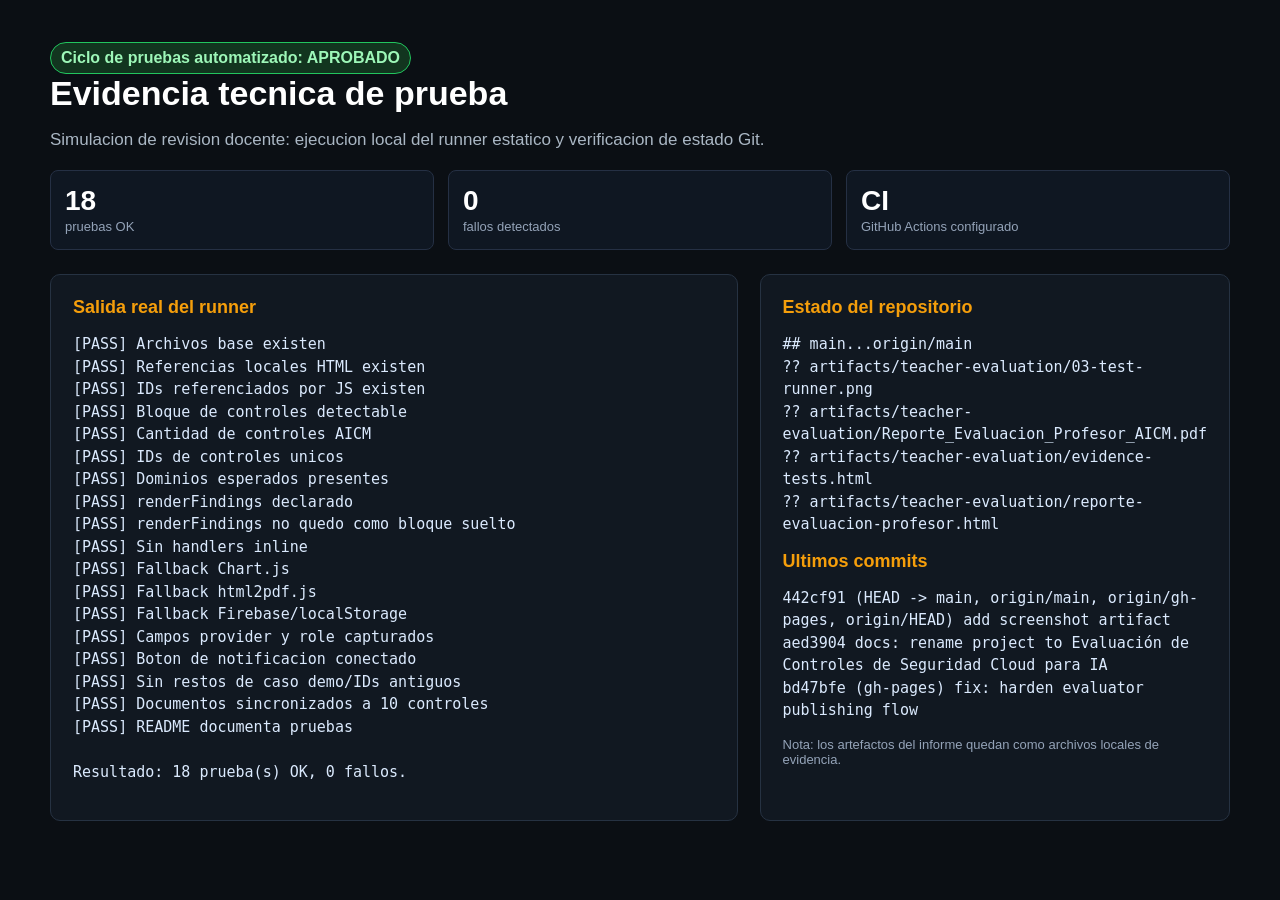
<file: artifacts/teacher-evaluation/evidence-tests.html>
<!doctype html><html lang="es"><head><meta charset="utf-8"><style>
body{margin:0;background:#0b0f14;color:#e5edf6;font-family:Segoe UI,Arial,sans-serif;padding:42px}.wrap{max-width:1180px;margin:auto}h1{font-size:34px;margin:0 0 8px;color:#fff}p{color:#aab7c4;font-size:17px}.grid{display:grid;grid-template-columns:1.35fr .8fr;gap:22px;margin-top:24px}.card{background:#111821;border:1px solid #263242;border-radius:10px;padding:22px}h2{font-size:18px;margin:0 0 14px;color:#f59e0b}.terminal{white-space:pre-wrap;font:15px Consolas,monospace;line-height:1.5;color:#dbeafe}.badge{display:inline-block;background:#12351f;color:#9df7b8;border:1px solid #22c55e;padding:6px 10px;border-radius:999px;font-weight:700}.small{font-size:13px;color:#94a3b8}.kpi{display:grid;grid-template-columns:repeat(3,1fr);gap:14px;margin-top:20px}.kpi div{background:#0f1722;border:1px solid #253044;border-radius:8px;padding:14px}.kpi strong{display:block;font-size:28px;color:#fff}.kpi span{color:#94a3b8;font-size:13px}</style></head><body><div class="wrap">
<span class="badge">Ciclo de pruebas automatizado: APROBADO</span><h1>Evidencia tecnica de prueba</h1><p>Simulacion de revision docente: ejecucion local del runner estatico y verificacion de estado Git.</p>
<div class="kpi"><div><strong>18</strong><span>pruebas OK</span></div><div><strong>0</strong><span>fallos detectados</span></div><div><strong>CI</strong><span>GitHub Actions configurado</span></div></div>
<div class="grid"><section class="card"><h2>Salida real del runner</h2><pre class="terminal">[PASS] Archivos base existen
[PASS] Referencias locales HTML existen
[PASS] IDs referenciados por JS existen
[PASS] Bloque de controles detectable
[PASS] Cantidad de controles AICM
[PASS] IDs de controles unicos
[PASS] Dominios esperados presentes
[PASS] renderFindings declarado
[PASS] renderFindings no quedo como bloque suelto
[PASS] Sin handlers inline
[PASS] Fallback Chart.js
[PASS] Fallback html2pdf.js
[PASS] Fallback Firebase/localStorage
[PASS] Campos provider y role capturados
[PASS] Boton de notificacion conectado
[PASS] Sin restos de caso demo/IDs antiguos
[PASS] Documentos sincronizados a 10 controles
[PASS] README documenta pruebas

Resultado: 18 prueba(s) OK, 0 fallos.
</pre></section><aside class="card"><h2>Estado del repositorio</h2><pre class="terminal">## main...origin/main
?? artifacts/teacher-evaluation/03-test-runner.png
?? artifacts/teacher-evaluation/Reporte_Evaluacion_Profesor_AICM.pdf
?? artifacts/teacher-evaluation/evidence-tests.html
?? artifacts/teacher-evaluation/reporte-evaluacion-profesor.html
</pre><h2>Ultimos commits</h2><pre class="terminal">442cf91 (HEAD -&gt; main, origin/main, origin/gh-pages, origin/HEAD) add screenshot artifact
aed3904 docs: rename project to Evaluaci&#243;n de Controles de Seguridad Cloud para IA
bd47bfe (gh-pages) fix: harden evaluator publishing flow
</pre><p class="small">Nota: los artefactos del informe quedan como archivos locales de evidencia.</p></aside></div>
</div></body></html>
</file>
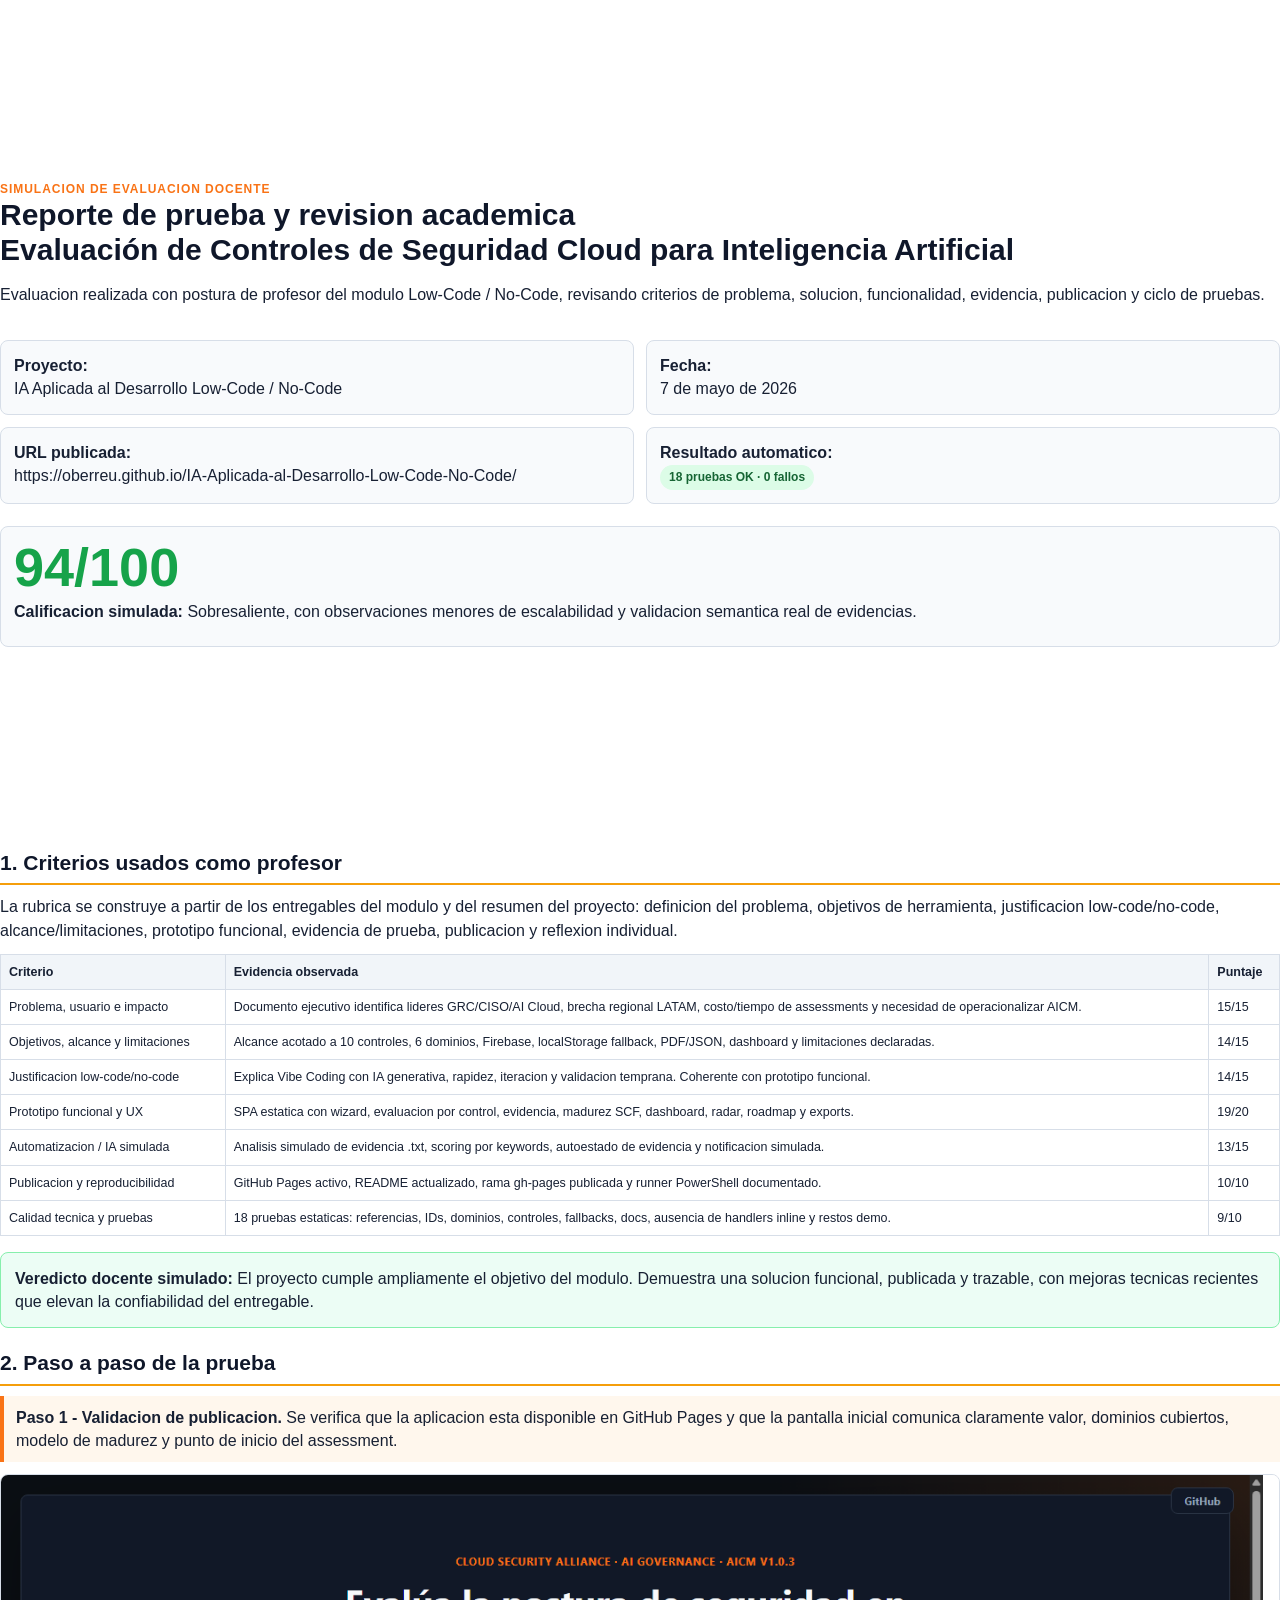
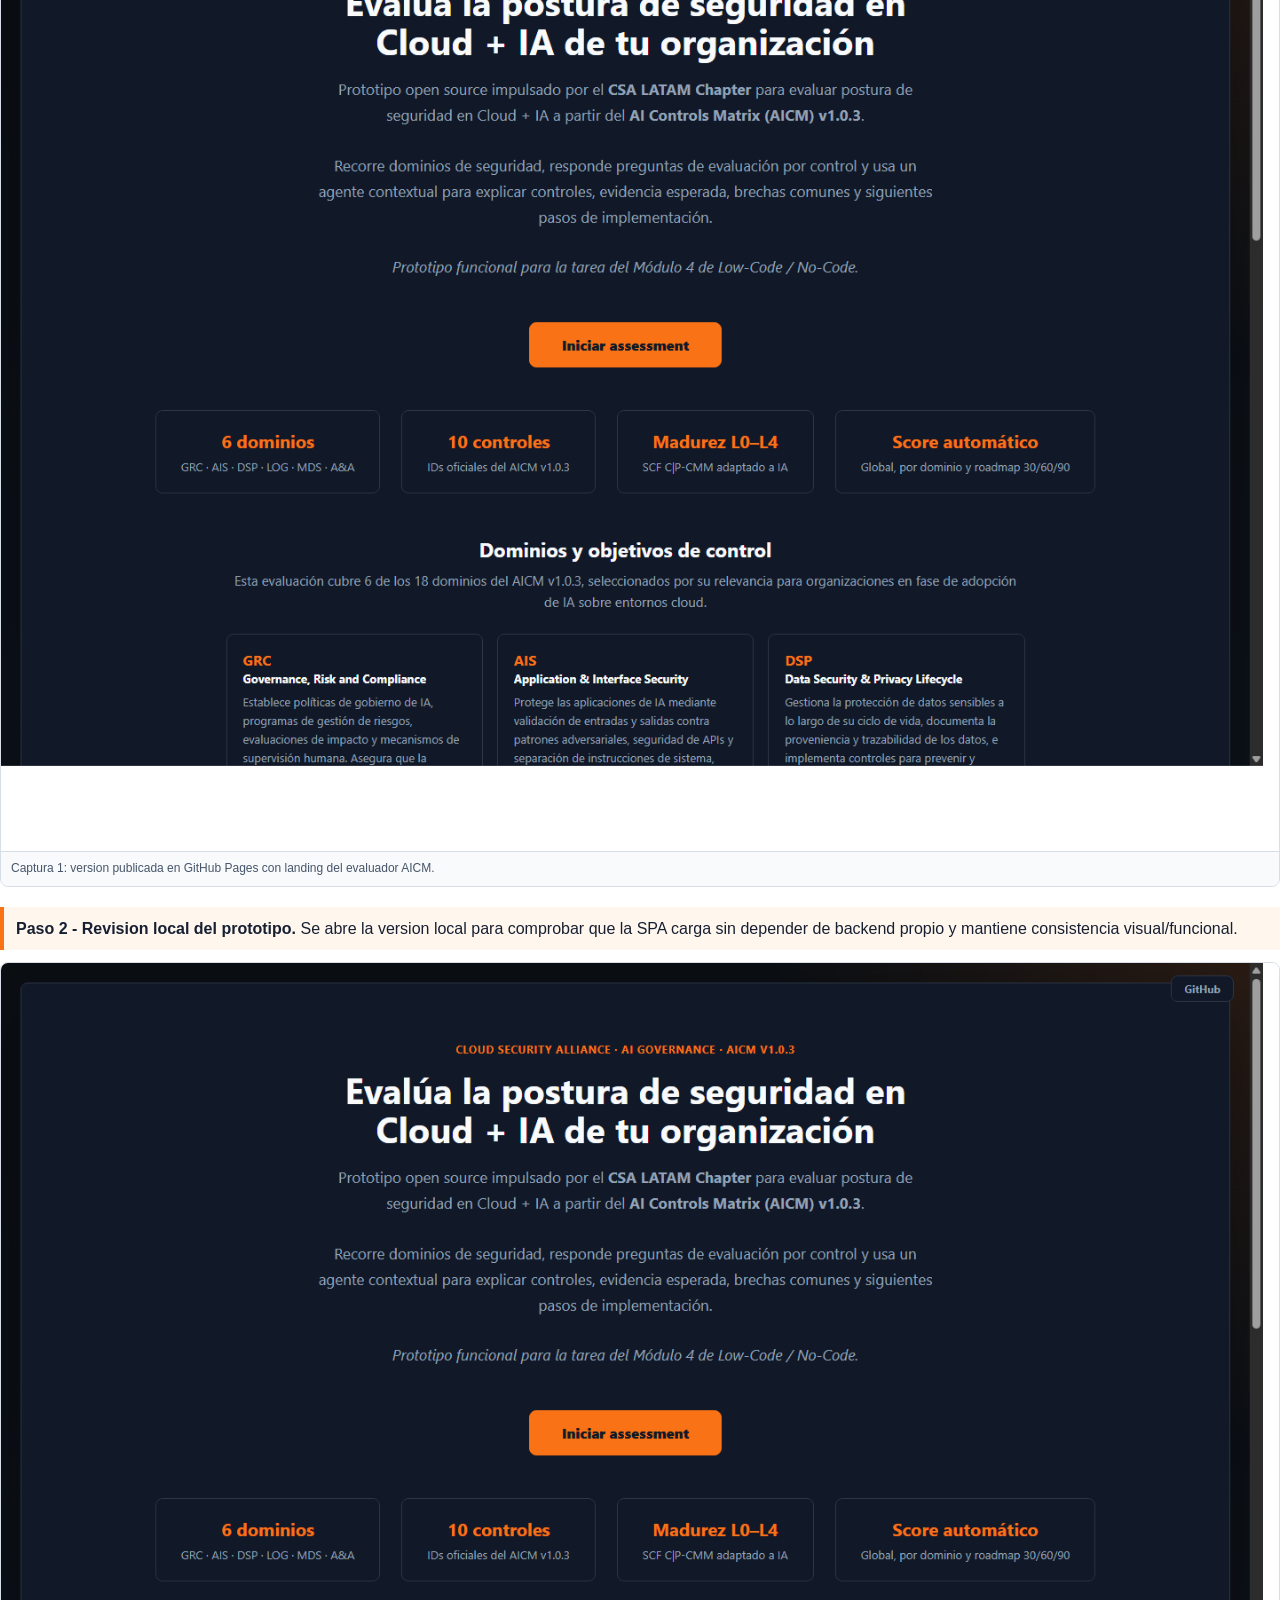
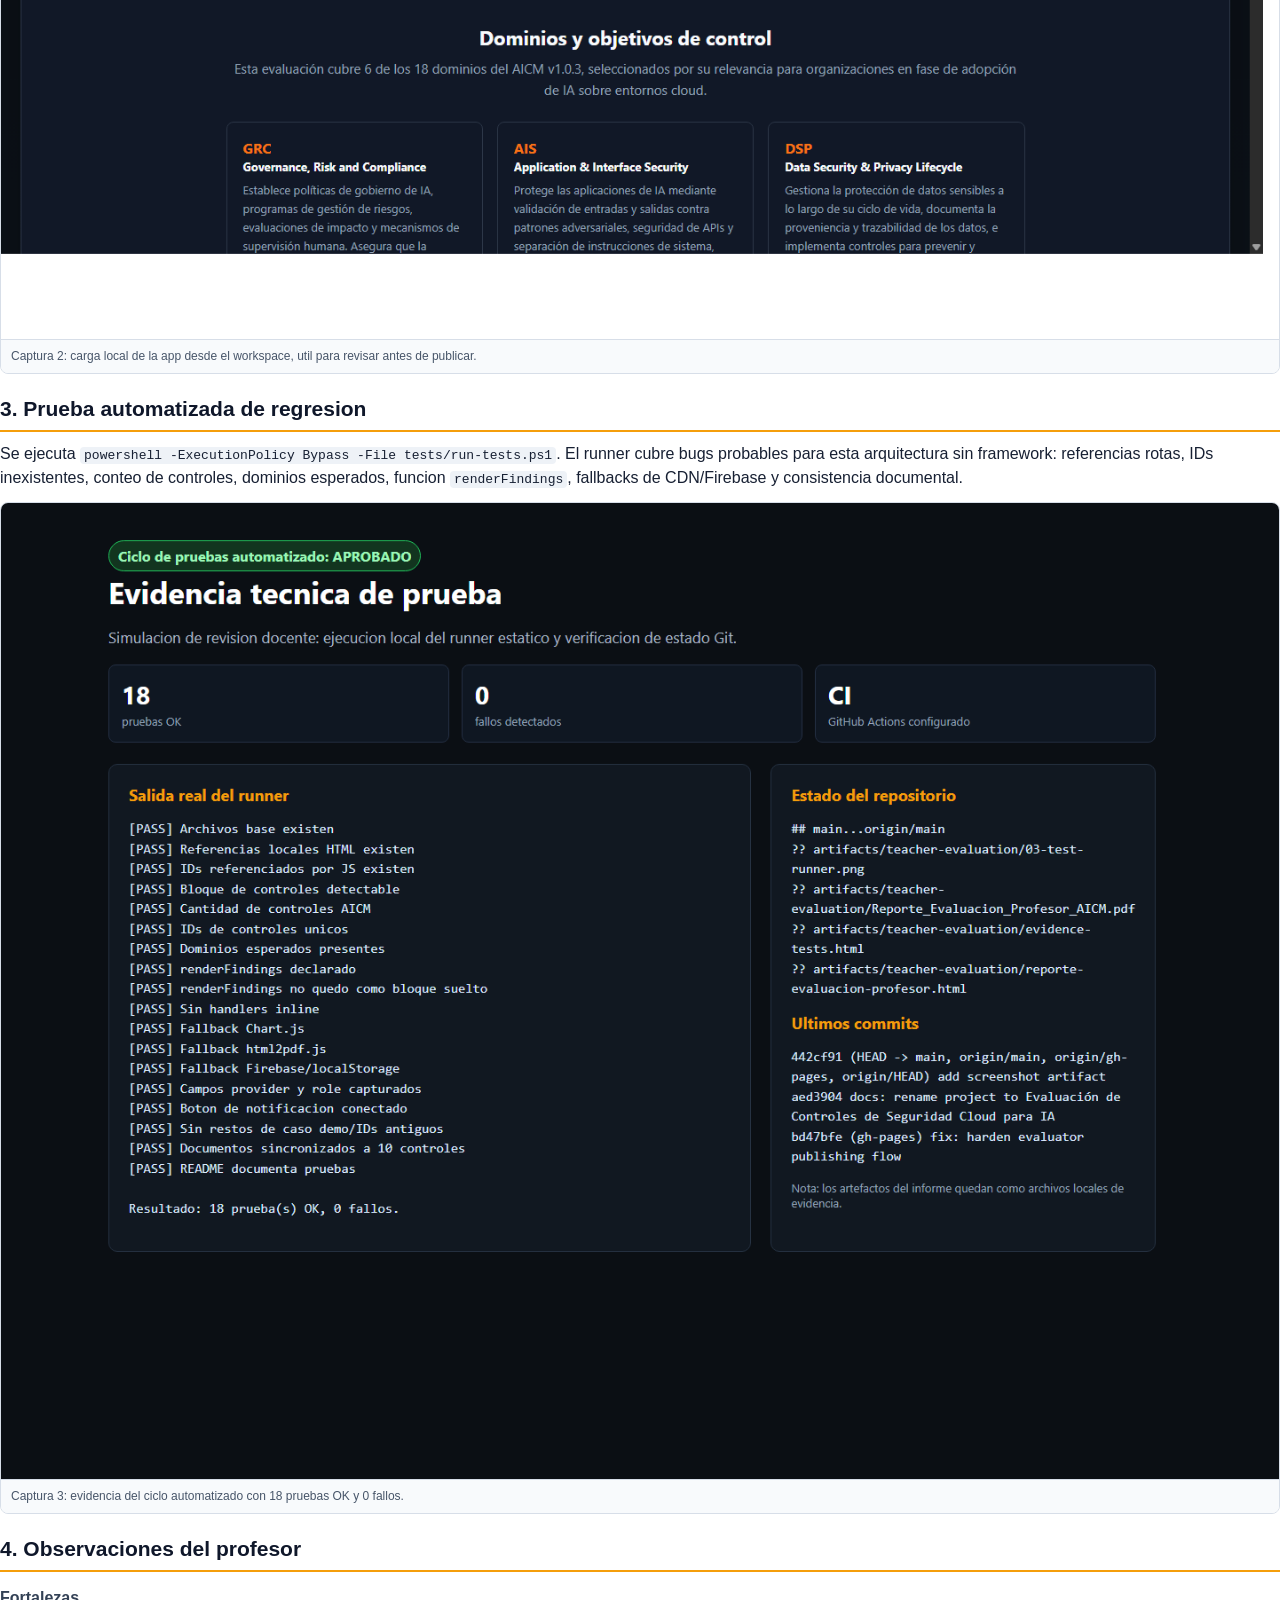
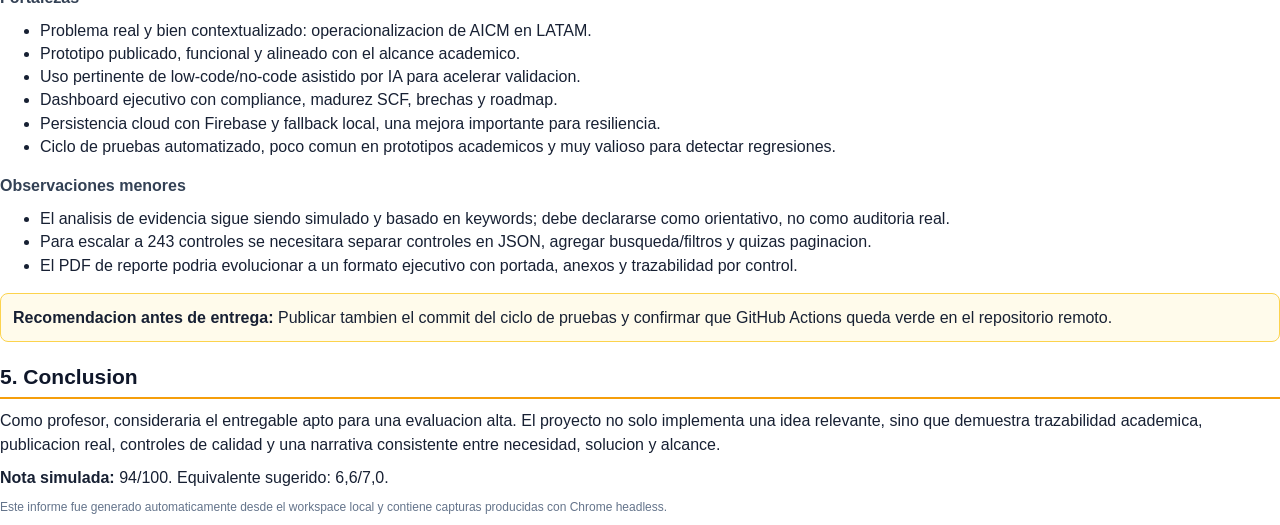
<file: artifacts/teacher-evaluation/reporte-evaluacion-profesor.html>
<!doctype html>
<html lang="es">
<head>
  <meta charset="utf-8">
  <title>Reporte de Evaluacion Docente Simulada - Evaluación de Controles de Seguridad Cloud para Inteligencia Artificial</title>
  <style>
    @page { size: A4; margin: 15mm; }
    * { box-sizing: border-box; }
    body { font-family: "Segoe UI", Arial, sans-serif; color: #172033; margin: 0; line-height: 1.45; }
    h1, h2, h3 { margin: 0 0 10px; color: #0f172a; }
    h1 { font-size: 30px; line-height: 1.15; }
    h2 { font-size: 21px; margin-top: 20px; border-bottom: 2px solid #f59e0b; padding-bottom: 5px; }
    h3 { font-size: 16px; color: #334155; margin-top: 14px; }
    p { margin: 6px 0 10px; }
    .cover { min-height: 92vh; display: flex; flex-direction: column; justify-content: center; }
    .eyebrow { color: #f97316; text-transform: uppercase; font-size: 12px; letter-spacing: .08em; font-weight: 700; }
    .meta { margin-top: 24px; display: grid; grid-template-columns: 1fr 1fr; gap: 12px; }
    .box { border: 1px solid #d7dee8; border-radius: 8px; padding: 13px; background: #f8fafc; }
    .score { font-size: 54px; color: #16a34a; font-weight: 800; line-height: 1; }
    .tag { display: inline-block; padding: 4px 9px; border-radius: 999px; background: #dcfce7; color: #166534; font-size: 12px; font-weight: 700; }
    table { width: 100%; border-collapse: collapse; margin: 12px 0 16px; font-size: 12.5px; }
    th, td { border: 1px solid #d7dee8; padding: 8px; vertical-align: top; }
    th { background: #f1f5f9; text-align: left; }
    .page-break { page-break-before: always; }
    .step { border-left: 4px solid #f97316; padding: 10px 12px; background: #fff7ed; margin: 10px 0; }
    .shot { margin: 12px 0 20px; border: 1px solid #d7dee8; border-radius: 8px; overflow: hidden; page-break-inside: avoid; }
    .shot img { width: 100%; display: block; }
    .caption { padding: 8px 10px; font-size: 12px; color: #475569; background: #f8fafc; border-top: 1px solid #d7dee8; }
    .verdict { background: #ecfdf5; border: 1px solid #86efac; padding: 14px; border-radius: 8px; }
    .warn { background: #fffbeb; border: 1px solid #fcd34d; padding: 12px; border-radius: 8px; }
    ul { margin-top: 6px; }
    code { background: #eef2f7; padding: 1px 4px; border-radius: 4px; }
    .small { font-size: 12px; color: #64748b; }
  </style>
</head>
<body>
  <section class="cover">
    <div class="eyebrow">Simulacion de evaluacion docente</div>
    <h1>Reporte de prueba y revision academica<br>Evaluación de Controles de Seguridad Cloud para Inteligencia Artificial</h1>
    <p>Evaluacion realizada con postura de profesor del modulo Low-Code / No-Code, revisando criterios de problema, solucion, funcionalidad, evidencia, publicacion y ciclo de pruebas.</p>
    <div class="meta">
      <div class="box"><strong>Proyecto:</strong><br>IA Aplicada al Desarrollo Low-Code / No-Code</div>
      <div class="box"><strong>Fecha:</strong><br>7 de mayo de 2026</div>
      <div class="box"><strong>URL publicada:</strong><br>https://oberreu.github.io/IA-Aplicada-al-Desarrollo-Low-Code-No-Code/</div>
      <div class="box"><strong>Resultado automatico:</strong><br><span class="tag">18 pruebas OK · 0 fallos</span></div>
    </div>
    <div class="box" style="margin-top:22px">
      <div class="score">94/100</div>
      <p><strong>Calificacion simulada:</strong> Sobresaliente, con observaciones menores de escalabilidad y validacion semantica real de evidencias.</p>
    </div>
  </section>

  <section class="page-break">
    <h2>1. Criterios usados como profesor</h2>
    <p>La rubrica se construye a partir de los entregables del modulo y del resumen del proyecto: definicion del problema, objetivos de herramienta, justificacion low-code/no-code, alcance/limitaciones, prototipo funcional, evidencia de prueba, publicacion y reflexion individual.</p>
    <table>
      <tr><th>Criterio</th><th>Evidencia observada</th><th>Puntaje</th></tr>
      <tr><td>Problema, usuario e impacto</td><td>Documento ejecutivo identifica lideres GRC/CISO/AI Cloud, brecha regional LATAM, costo/tiempo de assessments y necesidad de operacionalizar AICM.</td><td>15/15</td></tr>
      <tr><td>Objetivos, alcance y limitaciones</td><td>Alcance acotado a 10 controles, 6 dominios, Firebase, localStorage fallback, PDF/JSON, dashboard y limitaciones declaradas.</td><td>14/15</td></tr>
      <tr><td>Justificacion low-code/no-code</td><td>Explica Vibe Coding con IA generativa, rapidez, iteracion y validacion temprana. Coherente con prototipo funcional.</td><td>14/15</td></tr>
      <tr><td>Prototipo funcional y UX</td><td>SPA estatica con wizard, evaluacion por control, evidencia, madurez SCF, dashboard, radar, roadmap y exports.</td><td>19/20</td></tr>
      <tr><td>Automatizacion / IA simulada</td><td>Analisis simulado de evidencia .txt, scoring por keywords, autoestado de evidencia y notificacion simulada.</td><td>13/15</td></tr>
      <tr><td>Publicacion y reproducibilidad</td><td>GitHub Pages activo, README actualizado, rama gh-pages publicada y runner PowerShell documentado.</td><td>10/10</td></tr>
      <tr><td>Calidad tecnica y pruebas</td><td>18 pruebas estaticas: referencias, IDs, dominios, controles, fallbacks, docs, ausencia de handlers inline y restos demo.</td><td>9/10</td></tr>
    </table>
    <div class="verdict"><strong>Veredicto docente simulado:</strong> El proyecto cumple ampliamente el objetivo del modulo. Demuestra una solucion funcional, publicada y trazable, con mejoras tecnicas recientes que elevan la confiabilidad del entregable.</div>
  </section>

  <section class="page-break">
    <h2>2. Paso a paso de la prueba</h2>
    <div class="step"><strong>Paso 1 - Validacion de publicacion.</strong> Se verifica que la aplicacion esta disponible en GitHub Pages y que la pantalla inicial comunica claramente valor, dominios cubiertos, modelo de madurez y punto de inicio del assessment.</div>
    <div class="shot"><img src="02-published-page.png"><div class="caption">Captura 1: version publicada en GitHub Pages con landing del evaluador AICM.</div></div>

    <div class="step"><strong>Paso 2 - Revision local del prototipo.</strong> Se abre la version local para comprobar que la SPA carga sin depender de backend propio y mantiene consistencia visual/funcional.</div>
    <div class="shot"><img src="01-app-landing.png"><div class="caption">Captura 2: carga local de la app desde el workspace, util para revisar antes de publicar.</div></div>
  </section>

  <section class="page-break">
    <h2>3. Prueba automatizada de regresion</h2>
    <p>Se ejecuta <code>powershell -ExecutionPolicy Bypass -File tests/run-tests.ps1</code>. El runner cubre bugs probables para esta arquitectura sin framework: referencias rotas, IDs inexistentes, conteo de controles, dominios esperados, funcion <code>renderFindings</code>, fallbacks de CDN/Firebase y consistencia documental.</p>
    <div class="shot"><img src="03-test-runner.png"><div class="caption">Captura 3: evidencia del ciclo automatizado con 18 pruebas OK y 0 fallos.</div></div>
  </section>

  <section class="page-break">
    <h2>4. Observaciones del profesor</h2>
    <h3>Fortalezas</h3>
    <ul>
      <li>Problema real y bien contextualizado: operacionalizacion de AICM en LATAM.</li>
      <li>Prototipo publicado, funcional y alineado con el alcance academico.</li>
      <li>Uso pertinente de low-code/no-code asistido por IA para acelerar validacion.</li>
      <li>Dashboard ejecutivo con compliance, madurez SCF, brechas y roadmap.</li>
      <li>Persistencia cloud con Firebase y fallback local, una mejora importante para resiliencia.</li>
      <li>Ciclo de pruebas automatizado, poco comun en prototipos academicos y muy valioso para detectar regresiones.</li>
    </ul>
    <h3>Observaciones menores</h3>
    <ul>
      <li>El analisis de evidencia sigue siendo simulado y basado en keywords; debe declararse como orientativo, no como auditoria real.</li>
      <li>Para escalar a 243 controles se necesitara separar controles en JSON, agregar busqueda/filtros y quizas paginacion.</li>
      <li>El PDF de reporte podria evolucionar a un formato ejecutivo con portada, anexos y trazabilidad por control.</li>
    </ul>
    <div class="warn"><strong>Recomendacion antes de entrega:</strong> Publicar tambien el commit del ciclo de pruebas y confirmar que GitHub Actions queda verde en el repositorio remoto.</div>
  </section>

  <section class="page-break">
    <h2>5. Conclusion</h2>
    <p>Como profesor, consideraria el entregable apto para una evaluacion alta. El proyecto no solo implementa una idea relevante, sino que demuestra trazabilidad academica, publicacion real, controles de calidad y una narrativa consistente entre necesidad, solucion y alcance.</p>
    <p><strong>Nota simulada:</strong> 94/100. Equivalente sugerido: 6,6/7,0.</p>
    <p class="small">Este informe fue generado automaticamente desde el workspace local y contiene capturas producidas con Chrome headless.</p>
  </section>
</body>
</html>
</file>
